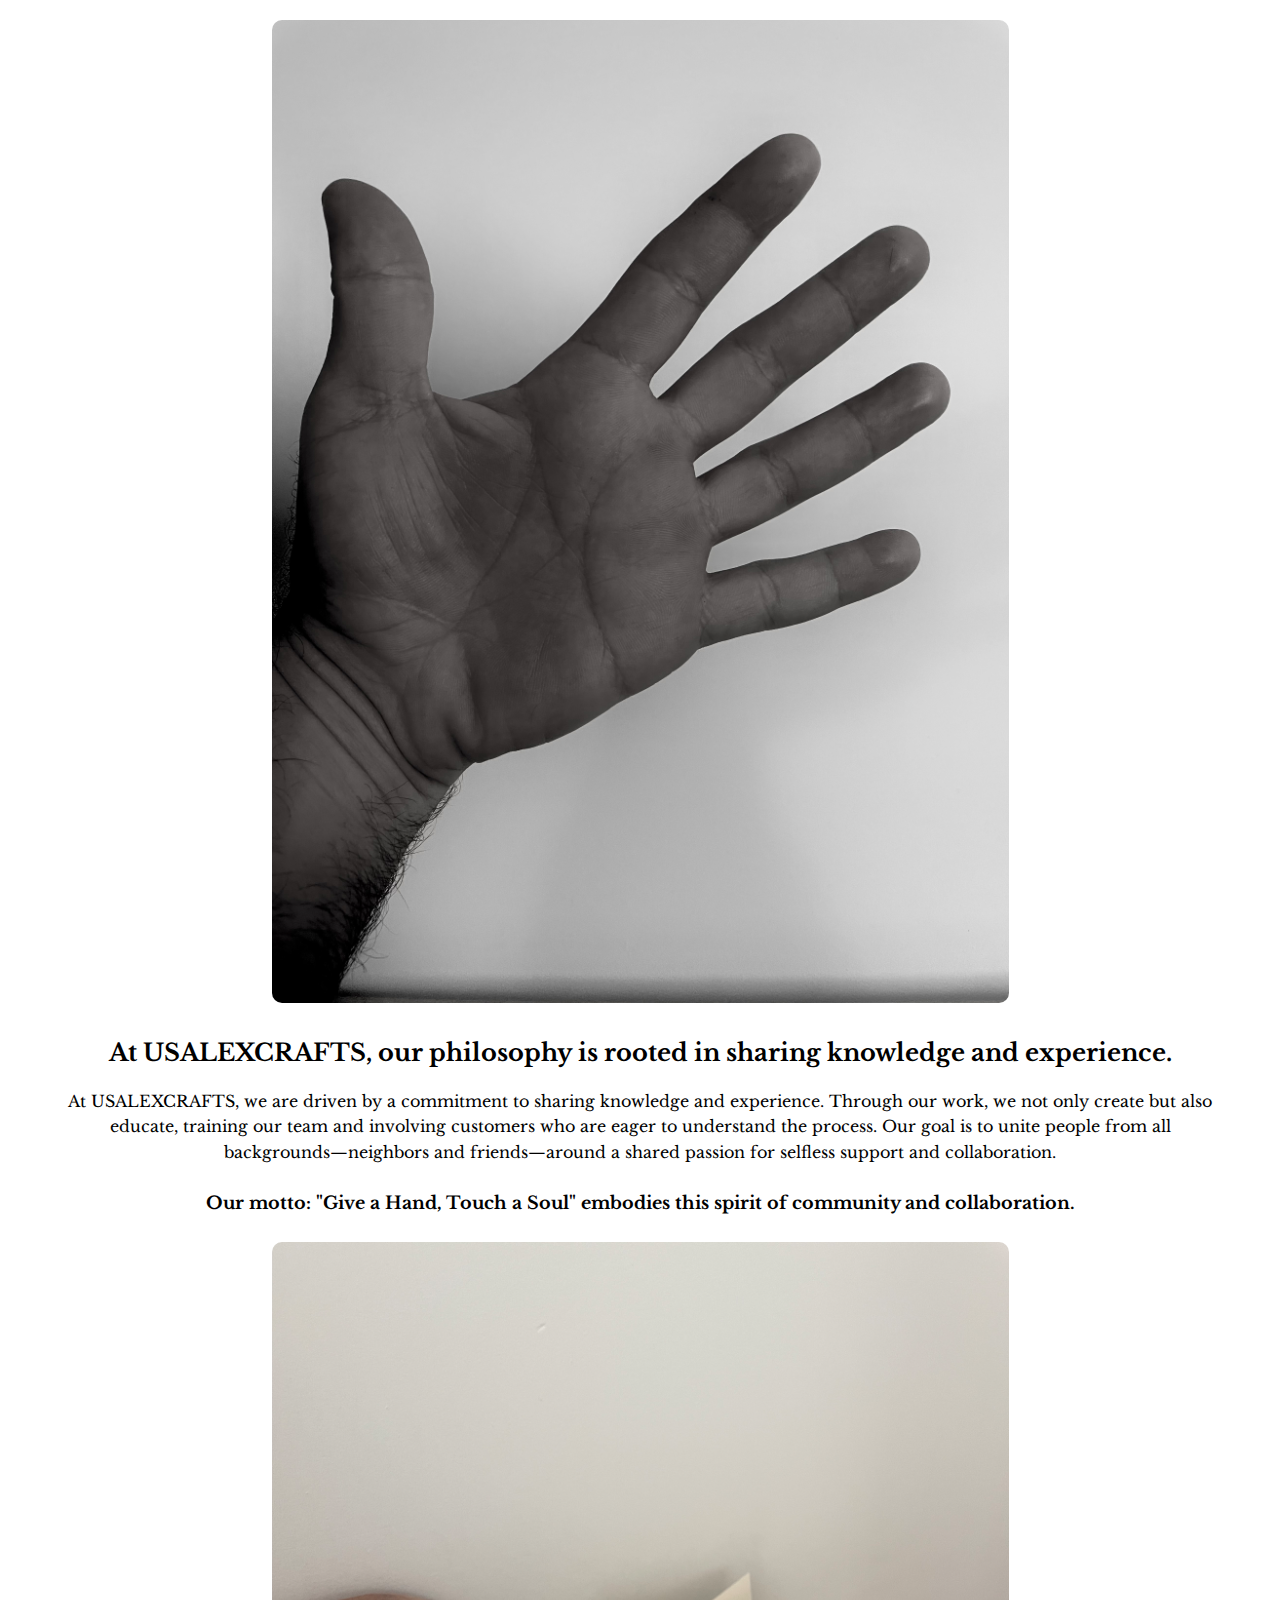
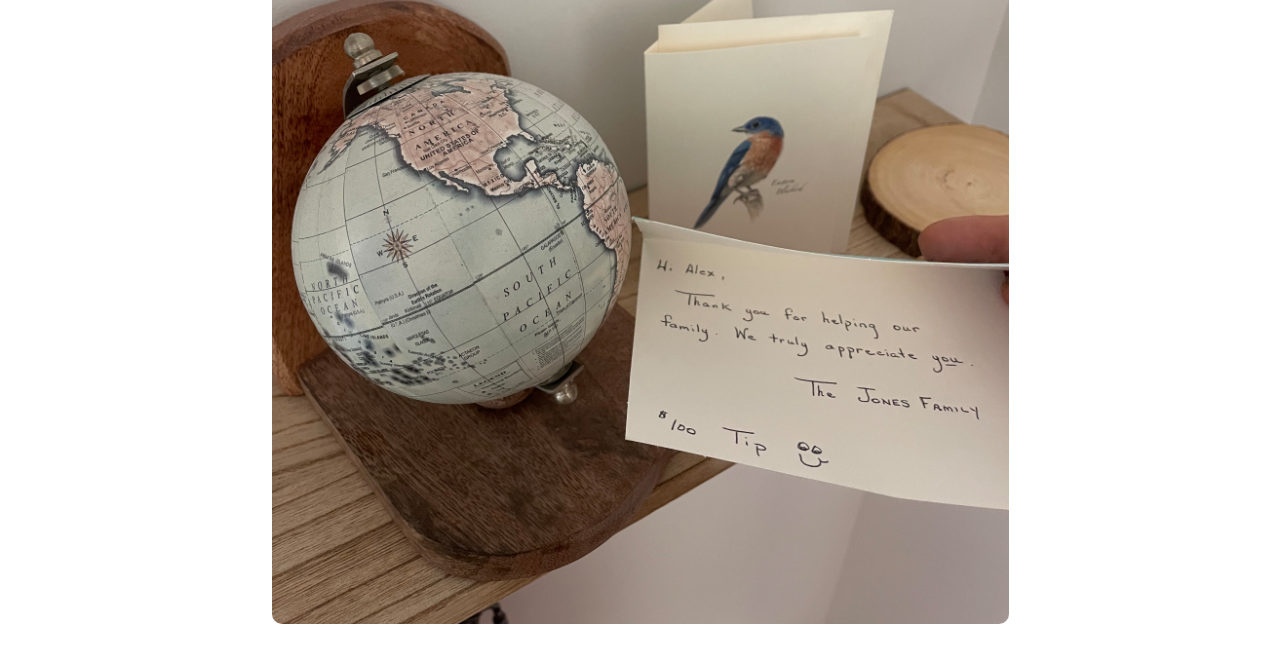
<file: motto/index.html>
<!DOCTYPE html>
<html lang="en">

<head>
  <meta charset="UTF-8">
  <meta name="viewport" content="width=device-width, initial-scale=1.0">
  <title>Our Philosophy</title>
  <link rel="stylesheet" href="./styles.css">
  <link rel="preconnect" href="https://fonts.googleapis.com">
  <link rel="preconnect" href="https://fonts.gstatic.com" crossorigin>
  <link href="https://fonts.googleapis.com/css2?family=Libre+Baskerville:ital,wght@0,400;0,700;1,400&display=swap" rel="stylesheet">
</head>

<body>
  <div class="poster">
    <img 
      class="motto" 
      src="./assets/images/IMG_7253.JPG" 
      width="737" 
      alt="A motivational image representing the philosophy of USALEXCRAFTS" 
    />

    <header>
      <h3>At USALEXCRAFTS, our philosophy is rooted in sharing knowledge and experience.</h3>
    </header>

    <p>
      At USALEXCRAFTS, we are driven by a commitment to sharing knowledge and experience. 
      Through our work, we not only create but also educate, 
      training our team and involving customers who are eager to understand the process. 
      Our goal is to unite people from all backgrounds—neighbors and friends—around a shared passion for selfless support and collaboration.
    </p> 

    <p>
      <strong>Our motto: "Give a Hand, Touch a Soul" embodies this spirit of community and collaboration.</strong>
    </p>
    <img 
    class="motto" 
    src="./assets/images/IMG_7343.JPG" 
    width="737" 
    alt="A motivational image representing the philosophy of USALEXCRAFTS" 
  />

  </div>
</body>

</html>
</file>
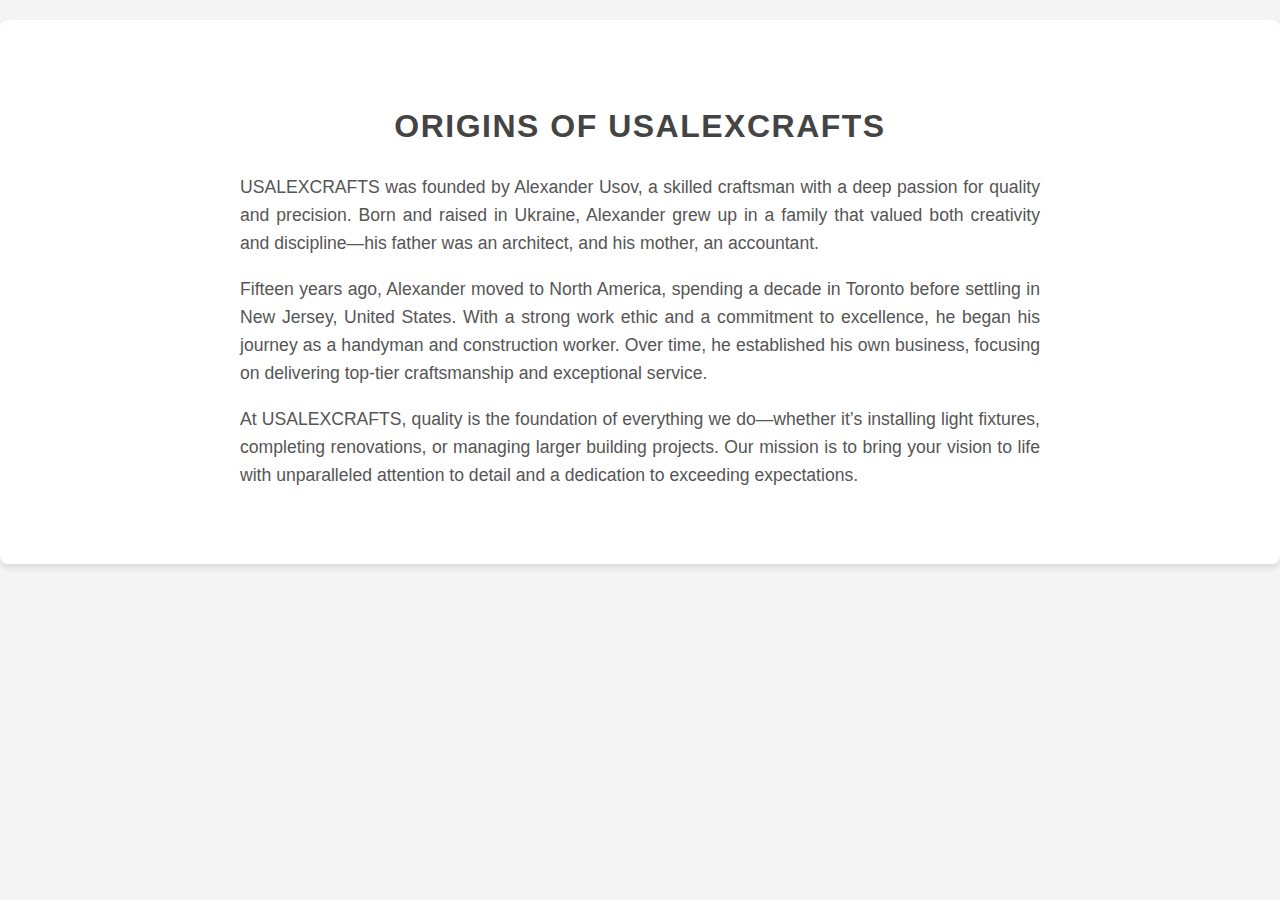
<file: about.html>
<!DOCTYPE html>
<html lang="en">
<head>
  <meta charset="UTF-8">
  <meta name="viewport" content="width=device-width, initial-scale=1.0">
  <title> Origins Of USALEXCRAFTS</title>
  <style>
    /* General Styles */
    body {
      font-family: 'Arial', sans-serif;
      line-height: 1.6;
      margin: 0;
      padding: 0;
      background-color: #f4f4f4;
      color: #333;
    }

    /* Container */
    .container {
      max-width: 800px;
      margin: 0 auto;
      padding: 20px;
    }

    /* About Section */
    #about {
      background-color: #fff;
      padding: 40px 20px;
      margin: 20px 0;
      border-radius: 8px;
      box-shadow: 0 4px 6px rgba(0, 0, 0, 0.1);
    }

    #about h1 {
      text-align: center;
      color: #444;
      font-size: 2em;
      margin-bottom: 20px;
      text-transform: uppercase;
      letter-spacing: 1.5px;
    }

    #about p {
      text-align: justify;
      margin-bottom: 15px;
      font-size: 1.1em;
      color: #555;
    }

    /* Responsive Design */
    @media (max-width: 768px) {
      #about {
        padding: 20px 10px;
      }

      #about h1 {
        font-size: 1.8em;
      }

      #about p {
        font-size: 1em;
      }
    }
  </style>
</head>
<body>
  <section id="about">
    <div class="container">
      <h1> Origins of USALEXCRAFTS</h1>
      <p>    <p>

        USALEXCRAFTS was founded by Alexander Usov, a skilled craftsman with a deep passion for quality and precision. Born and raised in Ukraine, Alexander grew up in a family that valued both creativity and discipline—his father was an architect, and his mother, an accountant.
  
      </p>
  
      <p>
  
        Fifteen years ago, Alexander moved to North America, spending a decade in Toronto before settling in New Jersey, United States. With a strong work ethic and a commitment to excellence, he began his journey as a handyman and construction worker. Over time, he established his own business, focusing on delivering top-tier craftsmanship and exceptional service.
  
      </p>
  
      <p>
  
        At USALEXCRAFTS, quality is the foundation of everything we do—whether it’s installing light fixtures, completing renovations, or managing larger building projects. Our mission is to bring your vision to life with unparalleled attention to detail and a dedication to exceeding expectations.
  
      </p>
  
    </div>
  
  </section></p>
    </div>
  </section>
</body>
</html>
</file>
<file: motto/styles.css>
/* styles.css */

body {
    font-family: 'Libre Baskerville', serif;
    margin: 0;
    padding: 0;
    line-height: 1.6;
  }
  
  .poster {
    max-width: 90%;
    margin: 0 auto;
    padding: 20px;
    text-align: center;
  }
  
  .motto {
    max-width: 100%;
    height: auto;
    border-radius: 10px; /* Optional: Adds a smooth look */
  }
  
  h3 {
    font-size: 1.5rem; /* Scales better on mobile */
    margin-bottom: 1rem;
  }
  
  p {
    font-size: 1rem;
    margin-bottom: 1.5rem;
  }
  
  strong {
    font-weight: bold;
    font-size: 1.1rem;
  }
  
  /* Mobile Responsive Design */
  @media (max-width: 768px) {
    h3 {
      font-size: 1.25rem;
    }
  
    p {
      font-size: 0.9rem;
    }
  
    .poster {
      padding: 15px;
    }
  }
</file>
